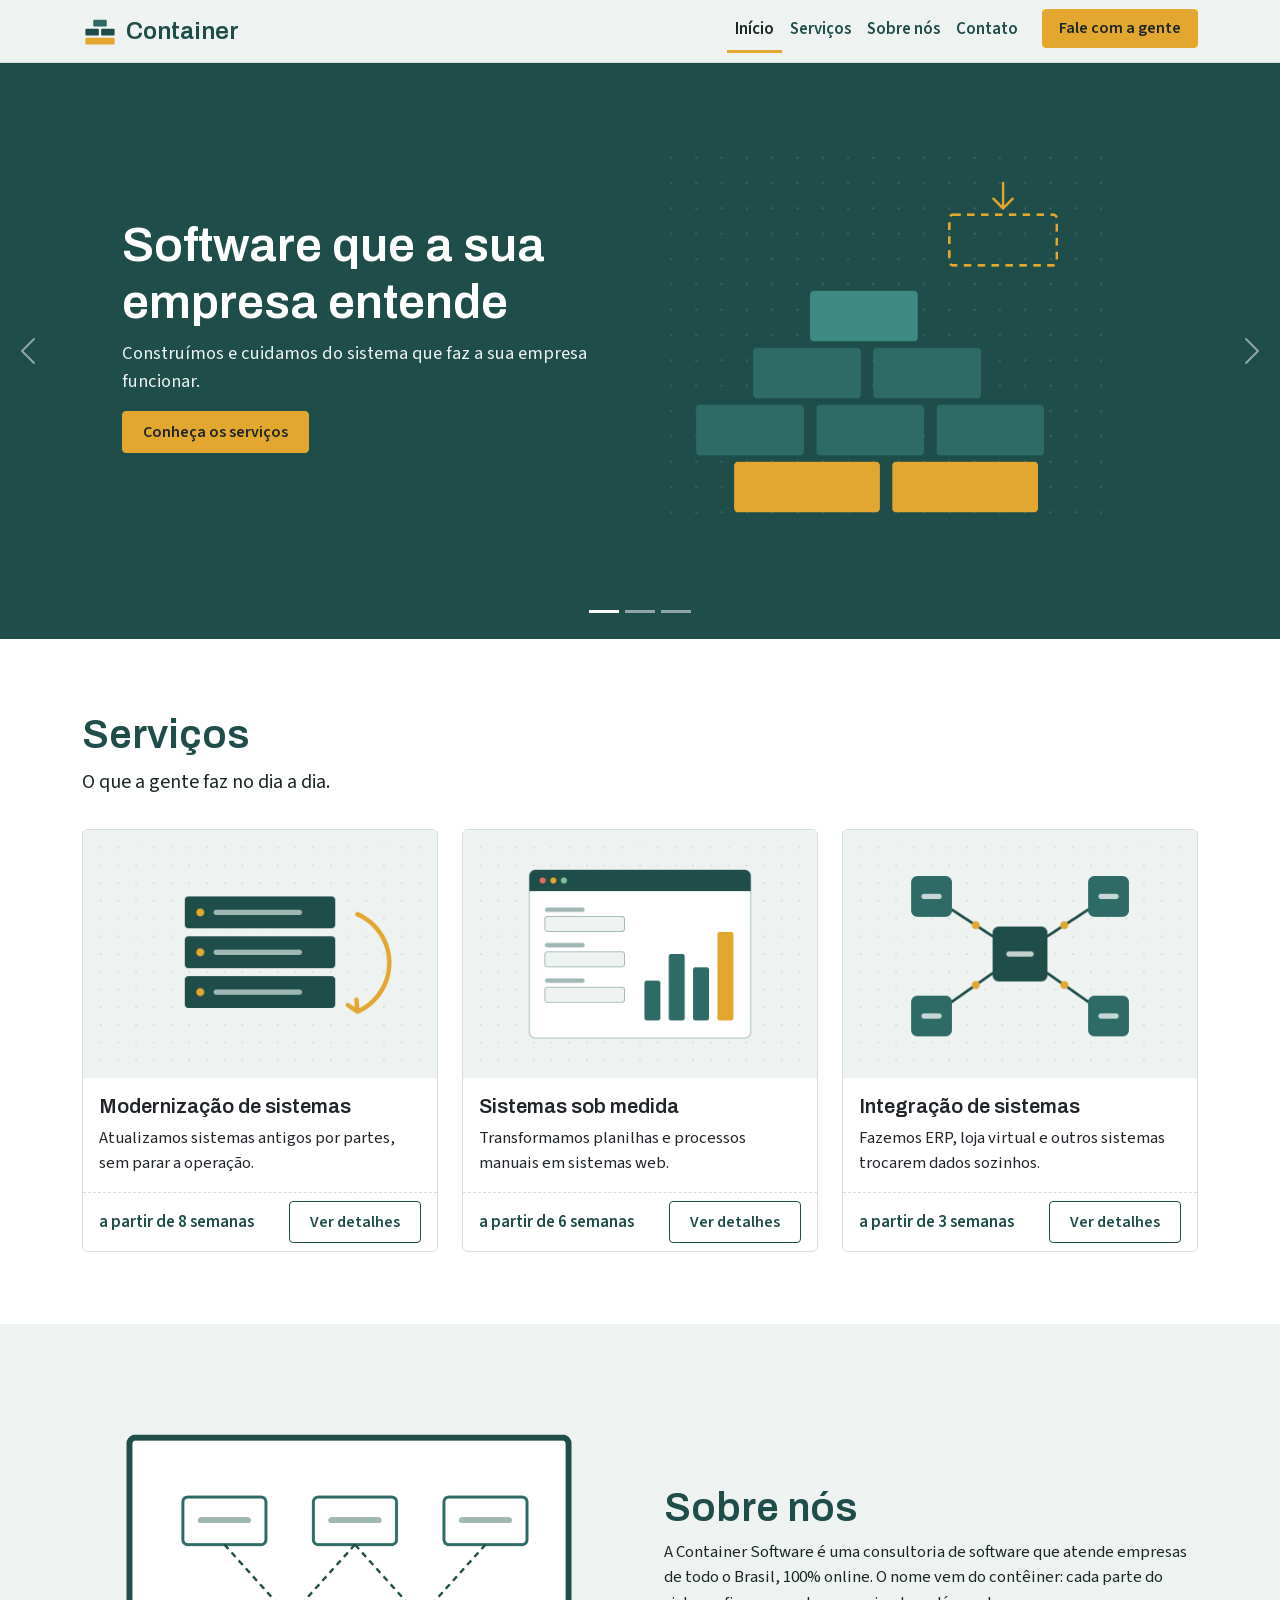
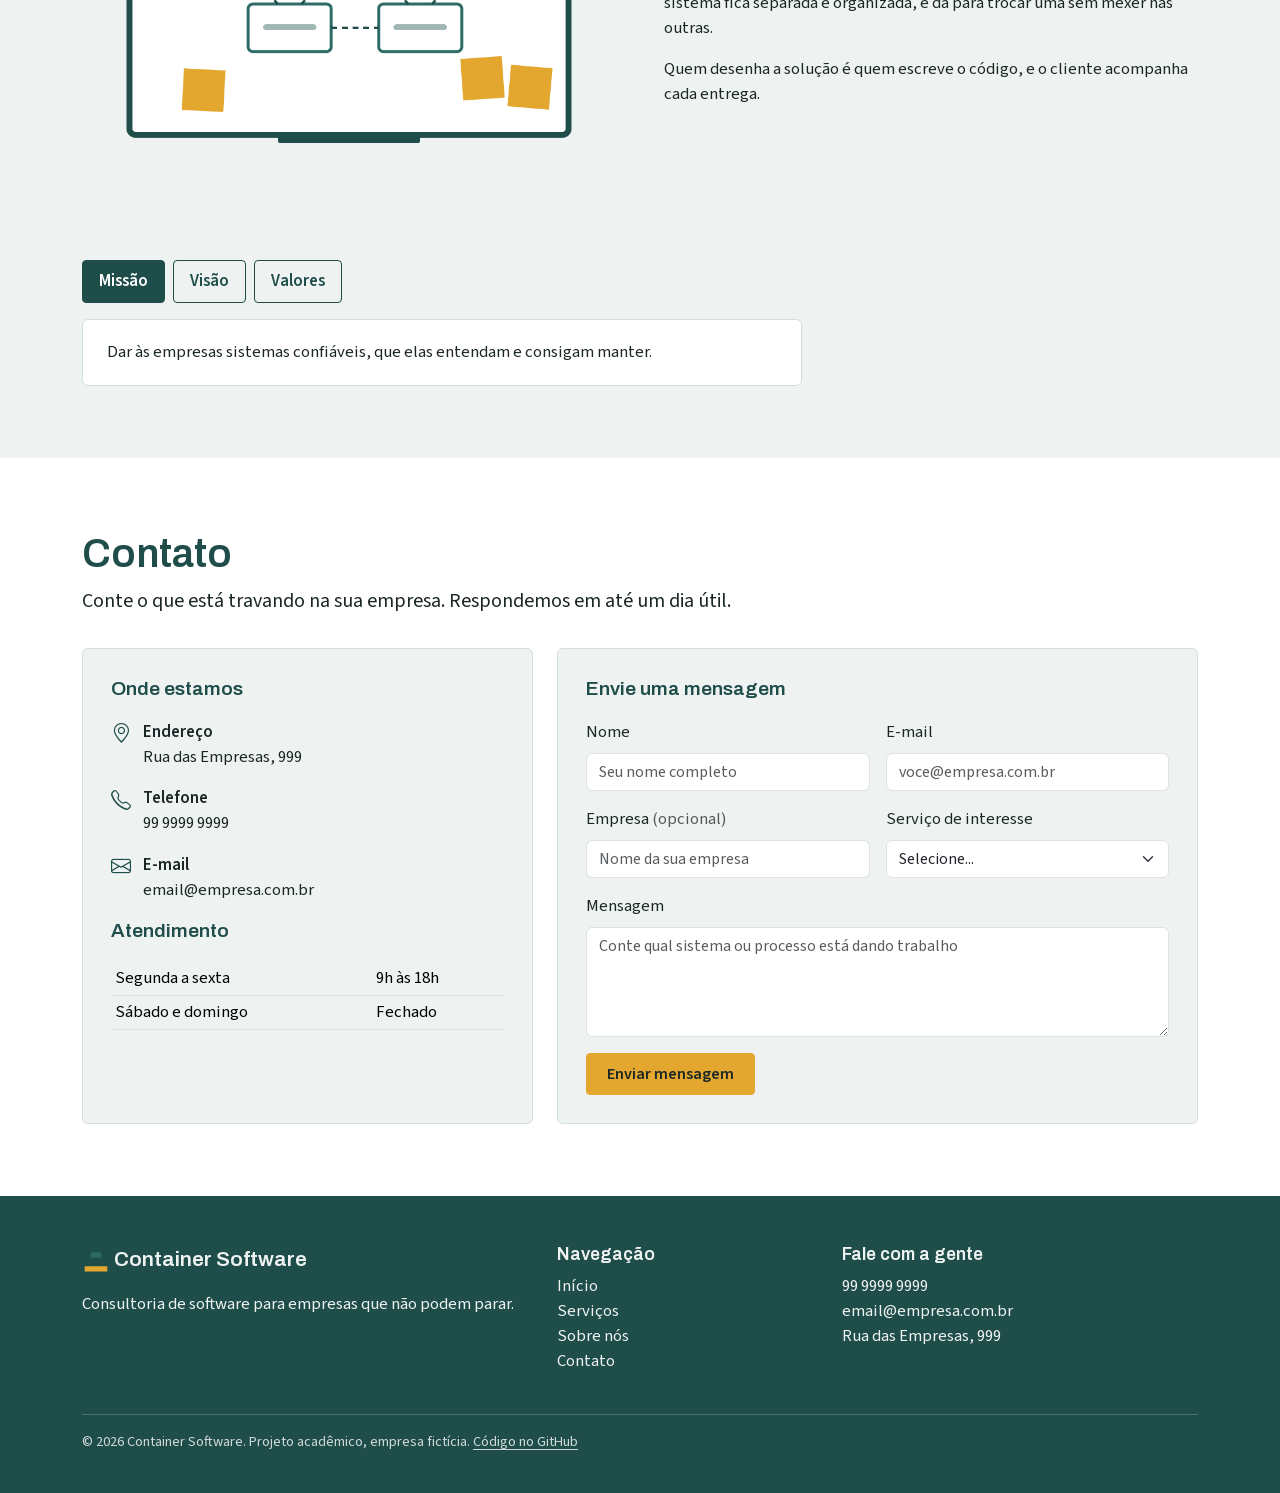
<file: index.html>
<!DOCTYPE html>
<html lang="pt-BR">
<head>
    <meta charset="UTF-8">
    <meta name="viewport" content="width=device-width, initial-scale=1.0">
    <meta name="description" content="Consultoria de software online: modernizamos sistemas antigos sem parar a operação, criamos sistemas sob medida e integramos ERP, e-commerce e financeiro.">
    <title>Container Software | Consultoria de software online</title>
    <link rel="canonical" href="https://souluanf.github.io/ctn-software/">
    <link rel="icon" href="assets/img/favicon.svg" type="image/svg+xml">

    <meta property="og:type" content="website">
    <meta property="og:locale" content="pt_BR">
    <meta property="og:site_name" content="Container Software">
    <meta property="og:title" content="Container Software | Consultoria de software online">
    <meta property="og:description" content="Consultoria de software online: modernizamos sistemas antigos sem parar a operação, criamos sistemas sob medida e integramos ERP, e-commerce e financeiro.">
    <meta property="og:url" content="https://souluanf.github.io/ctn-software/">
    <meta property="og:image" content="https://souluanf.github.io/ctn-software/assets/img/og-imagem.png">
    <meta property="og:image:width" content="1200">
    <meta property="og:image:height" content="630">
    <meta property="og:image:alt" content="Logo da Container Software ao lado do texto Consultoria de software">
    <meta name="twitter:card" content="summary_large_image">

    <link href="assets/fontes/fontes.css" rel="stylesheet">
    <link href="assets/bootstrap/bootstrap.min.css" rel="stylesheet">
    <link href="assets/bootstrap-icons/bootstrap-icons.min.css" rel="stylesheet">
    <link href="assets/css/style.css" rel="stylesheet">
</head>
<body data-bs-spy="scroll" data-bs-target="#menu" data-bs-offset="80">

    <header class="sticky-top">
        <nav class="navbar navbar-expand-lg">
            <div class="container">
                <a class="navbar-brand" href="#inicio">
                    <img src="assets/img/logo.svg" alt="" width="36" height="36">
                    Container
                </a>
                <button class="navbar-toggler" type="button" data-bs-toggle="collapse" data-bs-target="#menu"
                    aria-controls="menu" aria-expanded="false" aria-label="Abrir menu">
                    <span class="navbar-toggler-icon"></span>
                </button>
                <div class="collapse navbar-collapse" id="menu">
                    <ul class="navbar-nav ms-auto">
                        <li class="nav-item"><a class="nav-link" href="#inicio">Início</a></li>
                        <li class="nav-item"><a class="nav-link" href="#servicos">Serviços</a></li>
                        <li class="nav-item"><a class="nav-link" href="#sobre">Sobre nós</a></li>
                        <li class="nav-item"><a class="nav-link" href="#contato">Contato</a></li>
                        <li class="nav-item ms-lg-3"><a class="btn btn-primary btn-menu" href="#contato">Fale com a gente</a></li>
                    </ul>
                </div>
            </div>
        </nav>
    </header>

    <main>

        <section id="inicio">
            <div id="carrossel" class="carousel slide" data-bs-ride="carousel">
                <div class="carousel-indicators">
                    <button type="button" data-bs-target="#carrossel" data-bs-slide-to="0" class="active" aria-current="true" aria-label="Slide 1"></button>
                    <button type="button" data-bs-target="#carrossel" data-bs-slide-to="1" aria-label="Slide 2"></button>
                    <button type="button" data-bs-target="#carrossel" data-bs-slide-to="2" aria-label="Slide 3"></button>
                </div>
                <div class="carousel-inner">
                    <div class="carousel-item active">
                        <div class="container">
                            <div class="row align-items-center slide">
                                <div class="col-lg-6 slide-texto">
                                    <h1>Software que a sua empresa entende</h1>
                                    <p>Construímos e cuidamos do sistema que faz a sua empresa funcionar.</p>
                                    <a href="#servicos" class="btn btn-primary">Conheça os serviços</a>
                                </div>
                                <div class="col-lg-6">
                                    <img src="assets/img/banner-inicio.png" class="slide-imagem" width="800" height="600" alt="Ilustração de contêineres sendo empilhados">
                                </div>
                            </div>
                        </div>
                    </div>
                    <div class="carousel-item">
                        <div class="container">
                            <div class="row align-items-center slide">
                                <div class="col-lg-6 slide-texto">
                                    <h2>Sistema antigo sem susto</h2>
                                    <p>Trocamos as peças aos poucos, com a empresa funcionando.</p>
                                </div>
                                <div class="col-lg-6">
                                    <img src="assets/img/banner-modernizacao.png" class="slide-imagem" width="800" height="600" alt="Ilustração de um servidor antigo sendo trocado por blocos novos">
                                </div>
                            </div>
                        </div>
                    </div>
                    <div class="carousel-item">
                        <div class="container">
                            <div class="row align-items-center slide">
                                <div class="col-lg-6 slide-texto">
                                    <h2>Da planilha para o sistema</h2>
                                    <p>Controles manuais viram um sistema simples de usar.</p>
                                    <a href="#contato" class="btn btn-primary">Fale com a gente</a>
                                </div>
                                <div class="col-lg-6">
                                    <img src="assets/img/banner-planilhas.png" class="slide-imagem" width="800" height="600" alt="Ilustração de uma planilha virando um sistema com gráfico">
                                </div>
                            </div>
                        </div>
                    </div>
                </div>
                <button class="carousel-control-prev" type="button" data-bs-target="#carrossel" data-bs-slide="prev">
                    <span class="carousel-control-prev-icon" aria-hidden="true"></span>
                    <span class="visually-hidden">Anterior</span>
                </button>
                <button class="carousel-control-next" type="button" data-bs-target="#carrossel" data-bs-slide="next">
                    <span class="carousel-control-next-icon" aria-hidden="true"></span>
                    <span class="visually-hidden">Próximo</span>
                </button>
            </div>

            <div id="servicos" class="container secao">
                <h2>Serviços</h2>
                <p class="lead">O que a gente faz no dia a dia.</p>

                <div class="row g-4">
                    <div class="col-md-4">
                        <article class="card h-100">
                            <img src="assets/img/servico-legado.png" class="card-img-top" loading="lazy" width="800" height="560" alt="Ilustração de servidores com seta de atualização">
                            <div class="card-body">
                                <h3 class="card-title">Modernização de sistemas</h3>
                                <p class="card-text">Atualizamos sistemas antigos por partes, sem parar a operação.</p>
                            </div>
                            <div class="card-footer">
                                <span class="prazo">a partir de 8 semanas</span>
                                <button type="button" class="btn btn-outline-primary btn-detalhes" data-servico="modernizacao">Ver detalhes</button>
                            </div>
                        </article>
                    </div>
                    <div class="col-md-4">
                        <article class="card h-100">
                            <img src="assets/img/servico-sob-medida.png" class="card-img-top" loading="lazy" width="800" height="560" alt="Ilustração de uma janela de sistema com formulário e gráfico">
                            <div class="card-body">
                                <h3 class="card-title">Sistemas sob medida</h3>
                                <p class="card-text">Transformamos planilhas e processos manuais em sistemas web.</p>
                            </div>
                            <div class="card-footer">
                                <span class="prazo">a partir de 6 semanas</span>
                                <button type="button" class="btn btn-outline-primary btn-detalhes" data-servico="sobmedida">Ver detalhes</button>
                            </div>
                        </article>
                    </div>
                    <div class="col-md-4">
                        <article class="card h-100">
                            <img src="assets/img/servico-integracoes.png" class="card-img-top" loading="lazy" width="800" height="560" alt="Ilustração de vários sistemas conectados entre si">
                            <div class="card-body">
                                <h3 class="card-title">Integração de sistemas</h3>
                                <p class="card-text">Fazemos ERP, loja virtual e outros sistemas trocarem dados sozinhos.</p>
                            </div>
                            <div class="card-footer">
                                <span class="prazo">a partir de 3 semanas</span>
                                <button type="button" class="btn btn-outline-primary btn-detalhes" data-servico="integracoes">Ver detalhes</button>
                            </div>
                        </article>
                    </div>
                </div>
            </div>
        </section>

        <section id="sobre" class="secao fundo-claro">
            <div class="container">
                <div class="row g-5 align-items-center">
                    <div class="col-lg-6">
                        <img src="assets/img/sobre-quadro.png" class="img-fluid rounded" loading="lazy" width="900" height="700" alt="Ilustração de um quadro branco com o desenho da arquitetura de um sistema">
                    </div>
                    <div class="col-lg-6">
                        <h2>Sobre nós</h2>
                        <p>
                            A Container Software é uma consultoria de software que atende empresas de todo o Brasil, 100% online.
                            O nome vem do contêiner: cada parte do sistema fica separada e organizada, e dá para trocar uma
                            sem mexer nas outras.
                        </p>
                        <p>
                            Quem desenha a solução é quem escreve o código, e o cliente acompanha cada entrega.
                        </p>
                    </div>
                </div>

                <div class="abas-sobre mt-5">
                    <ul class="nav nav-pills" id="abas" role="tablist">
                        <li class="nav-item" role="presentation">
                            <button class="nav-link active" id="aba-missao" data-bs-toggle="pill" data-bs-target="#painel-missao"
                                type="button" role="tab" aria-controls="painel-missao" aria-selected="true">
                                Missão
                            </button>
                        </li>
                        <li class="nav-item" role="presentation">
                            <button class="nav-link" id="aba-visao" data-bs-toggle="pill" data-bs-target="#painel-visao"
                                type="button" role="tab" aria-controls="painel-visao" aria-selected="false">
                                Visão
                            </button>
                        </li>
                        <li class="nav-item" role="presentation">
                            <button class="nav-link" id="aba-valores" data-bs-toggle="pill" data-bs-target="#painel-valores"
                                type="button" role="tab" aria-controls="painel-valores" aria-selected="false">
                                Valores
                            </button>
                        </li>
                    </ul>
                    <div class="tab-content">
                        <div class="tab-pane fade show active" id="painel-missao" role="tabpanel" aria-labelledby="aba-missao" tabindex="0">
                            <p>Dar às empresas sistemas confiáveis, que elas entendam e consigam manter.</p>
                        </div>
                        <div class="tab-pane fade" id="painel-visao" role="tabpanel" aria-labelledby="aba-visao" tabindex="0">
                            <p>Ser a consultoria que pequenas e médias empresas chamam quando o sistema não pode parar.</p>
                        </div>
                        <div class="tab-pane fade" id="painel-valores" role="tabpanel" aria-labelledby="aba-valores" tabindex="0">
                            <ul>
                                <li>Entregas pequenas e frequentes</li>
                                <li>Código e documentação ficam com o cliente</li>
                                <li>Explicar cada decisão sem jargão</li>
                            </ul>
                        </div>
                    </div>
                </div>
            </div>
        </section>

        <section id="contato" class="secao">
            <div class="container">
                <h2>Contato</h2>
                <p class="lead">Conte o que está travando na sua empresa. Respondemos em até um dia útil.</p>

                <div class="row g-4">
                    <div class="col-lg-5">
                        <div class="painel h-100">
                            <h3>Onde estamos</h3>
                            <address>
                                <p>
                                    <i class="bi bi-geo-alt" aria-hidden="true"></i>
                                    <span><strong>Endereço</strong><br>Rua das Empresas, 999</span>
                                </p>
                                <p>
                                    <i class="bi bi-telephone" aria-hidden="true"></i>
                                    <span><strong>Telefone</strong><br>99 9999 9999</span>
                                </p>
                                <p>
                                    <i class="bi bi-envelope" aria-hidden="true"></i>
                                    <span><strong>E-mail</strong><br>email@empresa.com.br</span>
                                </p>
                            </address>

                            <h3>Atendimento</h3>
                            <table class="table table-sm horario mb-0">
                                <tbody>
                                    <tr><th scope="row">Segunda a sexta</th><td>9h às 18h</td></tr>
                                    <tr><th scope="row">Sábado e domingo</th><td>Fechado</td></tr>
                                </tbody>
                            </table>
                        </div>
                    </div>

                    <div class="col-lg-7">
                        <div class="painel h-100">
                            <h3>Envie uma mensagem</h3>
                            <form id="form-contato" novalidate>
                                <div class="row g-3">
                                    <div class="col-md-6">
                                        <label for="nome" class="form-label">Nome</label>
                                        <input type="text" class="form-control" id="nome" name="nome" autocomplete="name" placeholder="Seu nome completo">
                                        <div class="invalid-feedback">Informe seu nome (mínimo 3 letras).</div>
                                    </div>
                                    <div class="col-md-6">
                                        <label for="email" class="form-label">E-mail</label>
                                        <input type="email" class="form-control" id="email" name="email" autocomplete="email" placeholder="voce@empresa.com.br">
                                        <div class="invalid-feedback">Informe um e-mail válido, como nome@empresa.com.</div>
                                    </div>
                                    <div class="col-md-6">
                                        <label for="empresa" class="form-label">Empresa <span class="text-muted">(opcional)</span></label>
                                        <input type="text" class="form-control" id="empresa" name="empresa" autocomplete="organization" placeholder="Nome da sua empresa">
                                    </div>
                                    <div class="col-md-6">
                                        <label for="assunto" class="form-label">Serviço de interesse</label>
                                        <select class="form-select" id="assunto" name="assunto">
                                            <option value="">Selecione...</option>
                                            <option value="modernizacao">Modernização de sistemas</option>
                                            <option value="sobmedida">Sistema sob medida</option>
                                            <option value="integracoes">Integração de sistemas</option>
                                            <option value="outro">Outro assunto</option>
                                        </select>
                                        <div class="invalid-feedback">Escolha um serviço.</div>
                                    </div>
                                    <div class="col-12">
                                        <label for="mensagem" class="form-label">Mensagem</label>
                                        <textarea class="form-control" id="mensagem" name="mensagem" rows="4" placeholder="Conte qual sistema ou processo está dando trabalho"></textarea>
                                        <div class="invalid-feedback">Escreva uma mensagem com pelo menos 10 caracteres.</div>
                                    </div>
                                    <div class="col-12">
                                        <button type="submit" class="btn btn-primary">Enviar mensagem</button>
                                    </div>
                                </div>
                            </form>
                        </div>
                    </div>
                </div>
            </div>
        </section>

    </main>

    <footer class="rodape">
        <div class="container">
            <div class="row g-4">
                <div class="col-md-5">
                    <p class="rodape-marca">
                        <img src="assets/img/logo.svg" alt="" width="28" height="28"> Container Software
                    </p>
                    <p>Consultoria de software para empresas que não podem parar.</p>
                </div>
                <div class="col-6 col-md-3">
                    <h4>Navegação</h4>
                    <ul class="list-unstyled">
                        <li><a href="#inicio">Início</a></li>
                        <li><a href="#servicos">Serviços</a></li>
                        <li><a href="#sobre">Sobre nós</a></li>
                        <li><a href="#contato">Contato</a></li>
                    </ul>
                </div>
                <div class="col-6 col-md-4">
                    <h4>Fale com a gente</h4>
                    <ul class="list-unstyled">
                        <li>99 9999 9999</li>
                        <li>email@empresa.com.br</li>
                        <li>Rua das Empresas, 999</li>
                    </ul>
                </div>
            </div>
            <p class="copyright">© 2026 Container Software. Projeto acadêmico, empresa fictícia. <a href="https://github.com/souluanf/ctn-software" target="_blank" rel="noopener">Código no GitHub</a></p>
        </div>
    </footer>

    <div class="modal fade" id="modal-servico" tabindex="-1" aria-labelledby="modal-servico-titulo" aria-hidden="true">
        <div class="modal-dialog modal-dialog-centered">
            <div class="modal-content">
                <div class="modal-header">
                    <h5 class="modal-title" id="modal-servico-titulo">Serviço</h5>
                    <button type="button" class="btn-close" data-bs-dismiss="modal" aria-label="Fechar"></button>
                </div>
                <div class="modal-body">
                    <p id="modal-servico-descricao"></p>
                    <p class="mb-1"><strong>O que você recebe:</strong></p>
                    <ul id="modal-servico-entregas"></ul>
                    <p class="prazo mb-0" id="modal-servico-prazo"></p>
                </div>
                <div class="modal-footer">
                    <button type="button" class="btn btn-outline-primary" data-bs-dismiss="modal">Fechar</button>
                </div>
            </div>
        </div>
    </div>

    <div class="modal fade" id="modal-enviado" tabindex="-1" aria-labelledby="modal-enviado-titulo" aria-hidden="true">
        <div class="modal-dialog modal-dialog-centered">
            <div class="modal-content">
                <div class="modal-header">
                    <h5 class="modal-title" id="modal-enviado-titulo">Mensagem enviada</h5>
                    <button type="button" class="btn-close" data-bs-dismiss="modal" aria-label="Fechar"></button>
                </div>
                <div class="modal-body">
                    <p id="texto-enviado" class="mb-0"></p>
                </div>
                <div class="modal-footer">
                    <button type="button" class="btn btn-primary" data-bs-dismiss="modal">Ok</button>
                </div>
            </div>
        </div>
    </div>

    <script src="assets/bootstrap/bootstrap.bundle.min.js"></script>
    <script src="assets/js/script.js"></script>
</body>
</html>
</file>
<file: assets/fontes/fontes.css>
@font-face {
    font-family: "Archivo";
    font-style: normal;
    font-weight: 600 700;
    font-display: swap;
    src: url("archivo.woff2") format("woff2");
    unicode-range: U+0000-00FF, U+0131, U+0152-0153, U+02BB-02BC, U+02C6, U+02DA, U+02DC, U+0304, U+0308, U+0329, U+2000-206F, U+20AC, U+2122, U+2191, U+2193, U+2212, U+2215, U+FEFF, U+FFFD;
}

@font-face {
    font-family: "Source Sans 3";
    font-style: normal;
    font-weight: 400 600;
    font-display: swap;
    src: url("source-sans-3.woff2") format("woff2");
    unicode-range: U+0000-00FF, U+0131, U+0152-0153, U+02BB-02BC, U+02C6, U+02DA, U+02DC, U+0304, U+0308, U+0329, U+2000-206F, U+20AC, U+2122, U+2191, U+2193, U+2212, U+2215, U+FEFF, U+FFFD;
}
</file>
<file: assets/css/style.css>
:root {
    --cor-principal: #1F4D4A;
    --cor-secundaria: #EEF3F1;
    --cor-destaque: #E3A72F;
    --cor-destaque-escura: #C98E17;
    --cor-texto: #1B2726;
    --cor-borda: #D3DFDC;

    --bs-form-invalid-color: #A52834;
    --bs-form-invalid-border-color: #A52834;

    --fonte-titulo: "Archivo", Arial, sans-serif;
    --fonte-texto: "Source Sans 3", Arial, sans-serif;
}

html {
    scroll-padding-top: 72px;
}

body {
    font-family: var(--fonte-texto);
    font-size: 1.05rem;
    color: var(--cor-texto);
    background-color: #fff;
}

a {
    color: var(--cor-principal);
}

::selection {
    background-color: var(--cor-destaque);
    color: var(--cor-texto);
}

:focus-visible:not(.form-control, .form-select) {
    outline: 3px solid var(--cor-destaque);
    outline-offset: 2px;
}

input,
textarea {
    caret-color: var(--cor-principal);
}

h1, h2, h3, h4 {
    font-family: var(--fonte-titulo);
    color: var(--cor-principal);
}

h2 {
    font-size: 2.5rem;
    margin-bottom: 0.5rem;
}

h3 {
    font-size: 1.3rem;
}

img {
    max-width: 100%;
    height: auto;
}

.btn {
    border-radius: 4px;
    font-weight: 600;
    padding: 0.5rem 1.25rem;
}

.btn-primary {
    background-color: var(--cor-destaque);
    border-color: var(--cor-destaque);
    color: var(--cor-texto);
}

.btn-primary:hover,
.btn-primary:focus,
.btn-primary:active,
.btn-primary.active {
    background-color: var(--cor-destaque-escura) !important;
    border-color: var(--cor-destaque-escura) !important;
    color: var(--cor-texto) !important;
}

.btn-outline-primary {
    border-color: var(--cor-principal);
    color: var(--cor-principal);
}

.btn-outline-primary:hover,
.btn-outline-primary:focus,
.btn-outline-primary:active {
    background-color: var(--cor-principal) !important;
    border-color: var(--cor-principal) !important;
    color: #fff !important;
}

.navbar {
    background-color: var(--cor-secundaria);
    border-bottom: 1px solid var(--cor-borda);
}

.navbar-brand {
    display: flex;
    align-items: center;
    gap: 0.5rem;
    font-family: var(--fonte-titulo);
    font-size: 1.5rem;
    color: var(--cor-principal);
}

.navbar .nav-link {
    color: var(--cor-principal);
    font-weight: 600;
}

.btn-menu {
    padding: 0.4rem 1rem;
}

.navbar .nav-link:hover {
    color: var(--cor-texto);
}

.navbar .nav-link.active {
    color: var(--cor-texto);
    border-bottom: 3px solid var(--cor-destaque);
}

.carousel {
    background-color: var(--cor-principal);
}

.carousel-control-prev,
.carousel-control-next {
    width: 3.5rem;
}

.slide {
    min-height: 480px;
    padding: 2.5rem 2.5rem 3.5rem;
}

.slide-texto h1,
.slide-texto h2 {
    color: #fff;
    font-size: 2.5rem;
}

.slide-texto h1 {
    font-size: 3rem;
}

.slide-texto p {
    color: var(--cor-secundaria);
    font-size: 1.15rem;
    max-width: 30rem;
}

.slide-imagem {
    width: 100%;
    height: auto;
    max-height: 380px;
    object-fit: contain;
}

.secao {
    padding-top: 4.5rem;
    padding-bottom: 4.5rem;
}

.fundo-claro {
    background-color: var(--cor-secundaria);
}

.lead {
    margin-bottom: 2rem;
}

.card {
    border: 1px solid var(--cor-borda);
    border-radius: 6px;
    overflow: hidden;
}

.card-title {
    font-size: 1.25rem;
}

.card-footer {
    display: flex;
    flex-wrap: wrap;
    gap: 0.5rem;
    justify-content: space-between;
    align-items: center;
    background-color: transparent;
    border-top: 1px dashed var(--cor-borda);
}

.prazo,
.card-footer .btn {
    white-space: nowrap;
}

.prazo {
    font-weight: 600;
    color: var(--cor-principal);
}

.abas-sobre .nav-pills {
    gap: 0.5rem;
    margin-bottom: 1rem;
}

.abas-sobre .nav-link {
    color: var(--cor-principal);
    font-weight: 600;
    border: 1px solid var(--cor-principal);
    border-radius: 4px;
}

.abas-sobre .nav-link:hover {
    background-color: #fff;
}

.abas-sobre .nav-link.active {
    background-color: var(--cor-principal);
    color: #fff;
}

.abas-sobre .tab-content {
    background-color: #fff;
    border: 1px solid var(--cor-borda);
    border-radius: 6px;
    padding: 1.25rem 1.5rem;
    max-width: 720px;
}

.abas-sobre .tab-content p,
.abas-sobre .tab-content ul {
    margin-bottom: 0;
}

.painel {
    background-color: var(--cor-secundaria);
    border: 1px solid var(--cor-borda);
    border-radius: 6px;
    padding: 1.75rem;
}

.painel h3 {
    font-size: 1.2rem;
    margin-bottom: 1.25rem;
}

address p {
    display: flex;
    gap: 0.75rem;
}

address .bi {
    color: var(--cor-principal);
    font-size: 1.25rem;
}

.horario th,
.horario td {
    background-color: transparent;
}

.horario th {
    font-weight: 400;
}

.form-control:focus,
.form-select:focus {
    border-color: var(--cor-principal);
    box-shadow: 0 0 0 0.2rem rgba(31, 77, 74, 0.2);
}

.modal-header {
    background-color: var(--cor-secundaria);
}

.modal-title {
    font-family: var(--fonte-titulo);
    color: var(--cor-principal);
}

.rodape {
    background-color: var(--cor-principal);
    color: var(--cor-secundaria);
    padding: 3rem 0 1.5rem;
}

.rodape h4 {
    color: var(--cor-secundaria);
    font-size: 1.1rem;
}

.rodape a {
    color: var(--cor-secundaria);
    text-decoration: none;
}

.rodape a:hover {
    text-decoration: underline;
}

.rodape-marca {
    font-family: var(--fonte-titulo);
    font-size: 1.3rem;
}

.copyright {
    border-top: 1px solid rgba(238, 243, 241, 0.25);
    margin-top: 1.5rem;
    padding-top: 1rem;
    font-size: 0.9rem;
    opacity: 0.85;
}

.copyright a {
    text-decoration: underline;
    text-underline-offset: 3px;
}

@media (max-width: 991.98px) {
    .btn-menu {
        margin: 0.5rem 0;
    }

    .slide {
        min-height: 600px;
    }

    .slide-imagem {
        max-height: 240px;
        margin-top: 1.5rem;
    }
}

@media (max-width: 767.98px) {
    .carousel-control-prev,
    .carousel-control-next {
        display: none;
    }

    .slide {
        padding: 2rem 0 3rem;
    }

    .slide-texto h1 {
        font-size: 2.1rem;
    }

    .slide-texto h2 {
        font-size: 1.6rem;
    }

    .slide-texto p {
        font-size: 1rem;
    }

    .painel {
        padding: 1.25rem;
    }

    .secao {
        padding-top: 3rem;
        padding-bottom: 3rem;
    }

    h2 {
        font-size: 1.9rem;
    }
}

.pagina-erro {
    display: flex;
    flex-direction: column;
    min-height: 100vh;
}

.pagina-erro main {
    flex: 1;
}

.pagina-erro h1 {
    font-size: 3rem;
}

@media (max-width: 767.98px) {
    .pagina-erro h1 {
        font-size: 2.1rem;
    }
}
</file>
